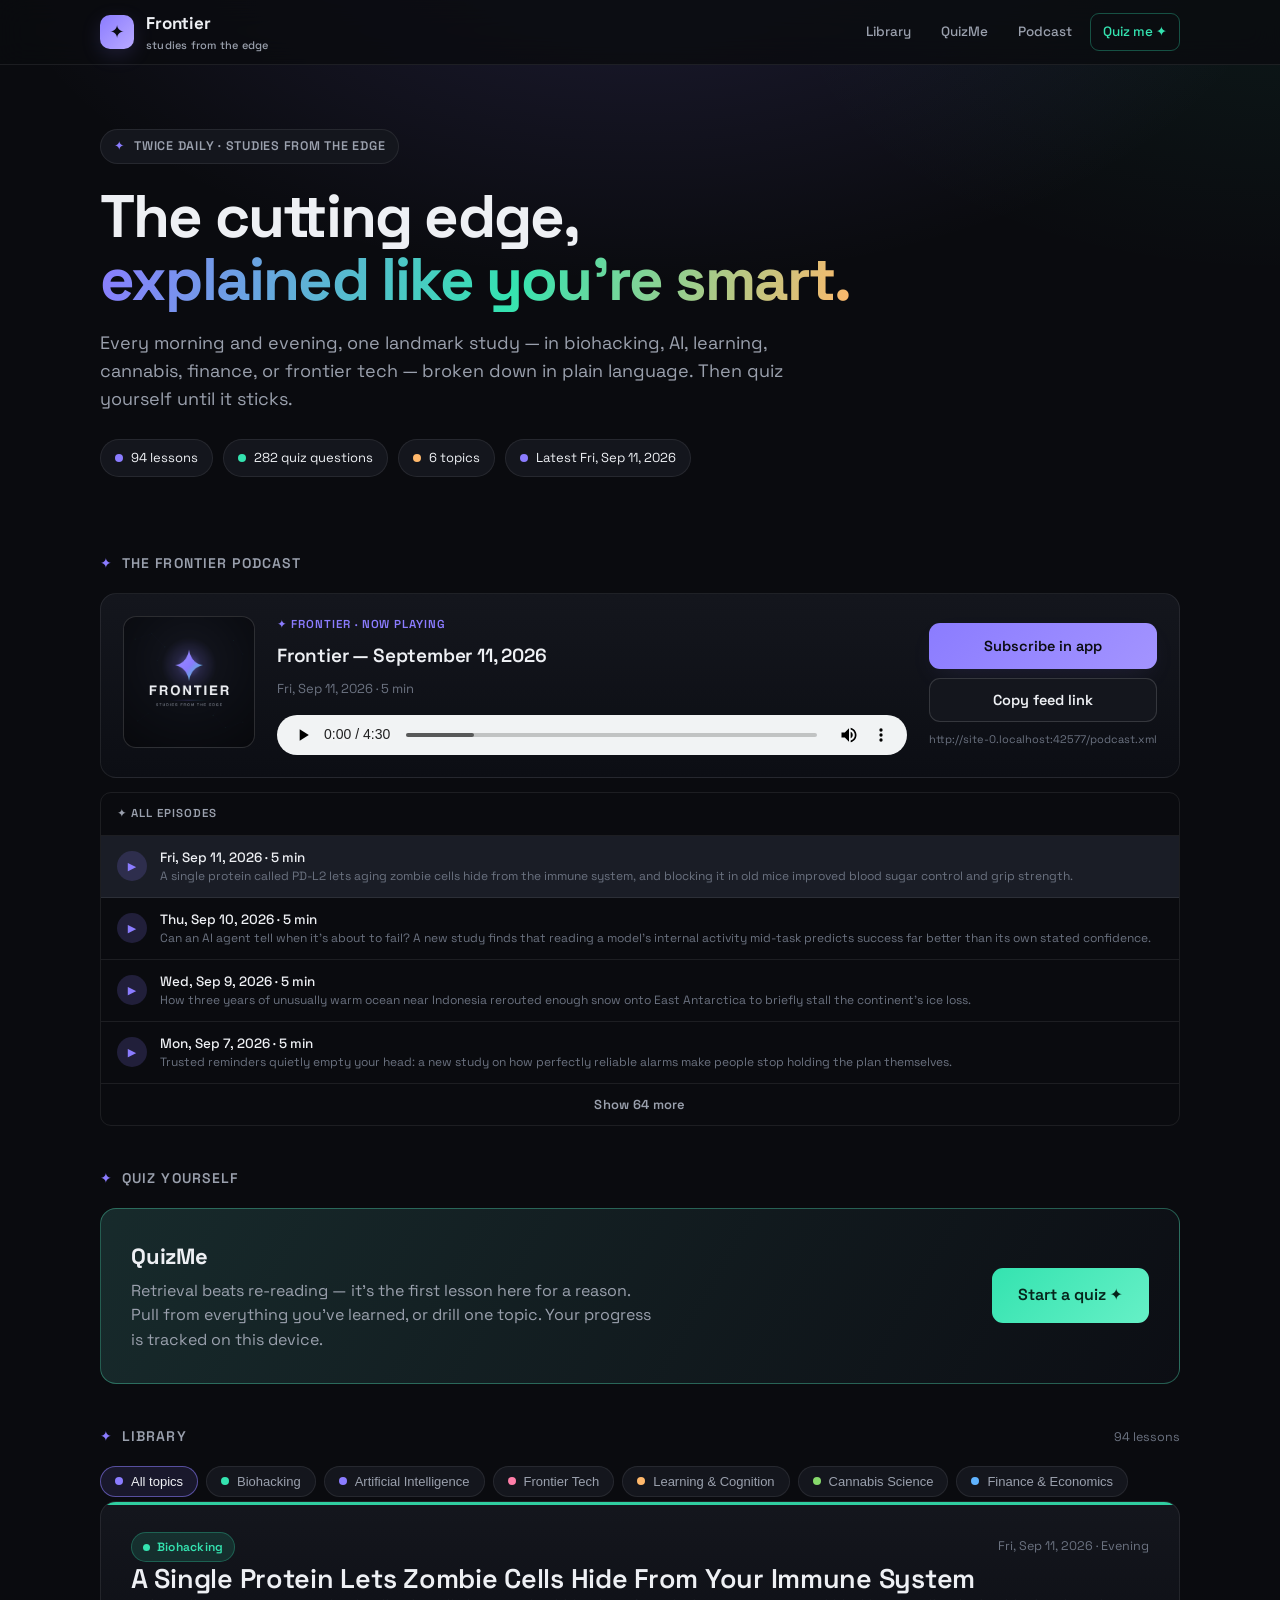
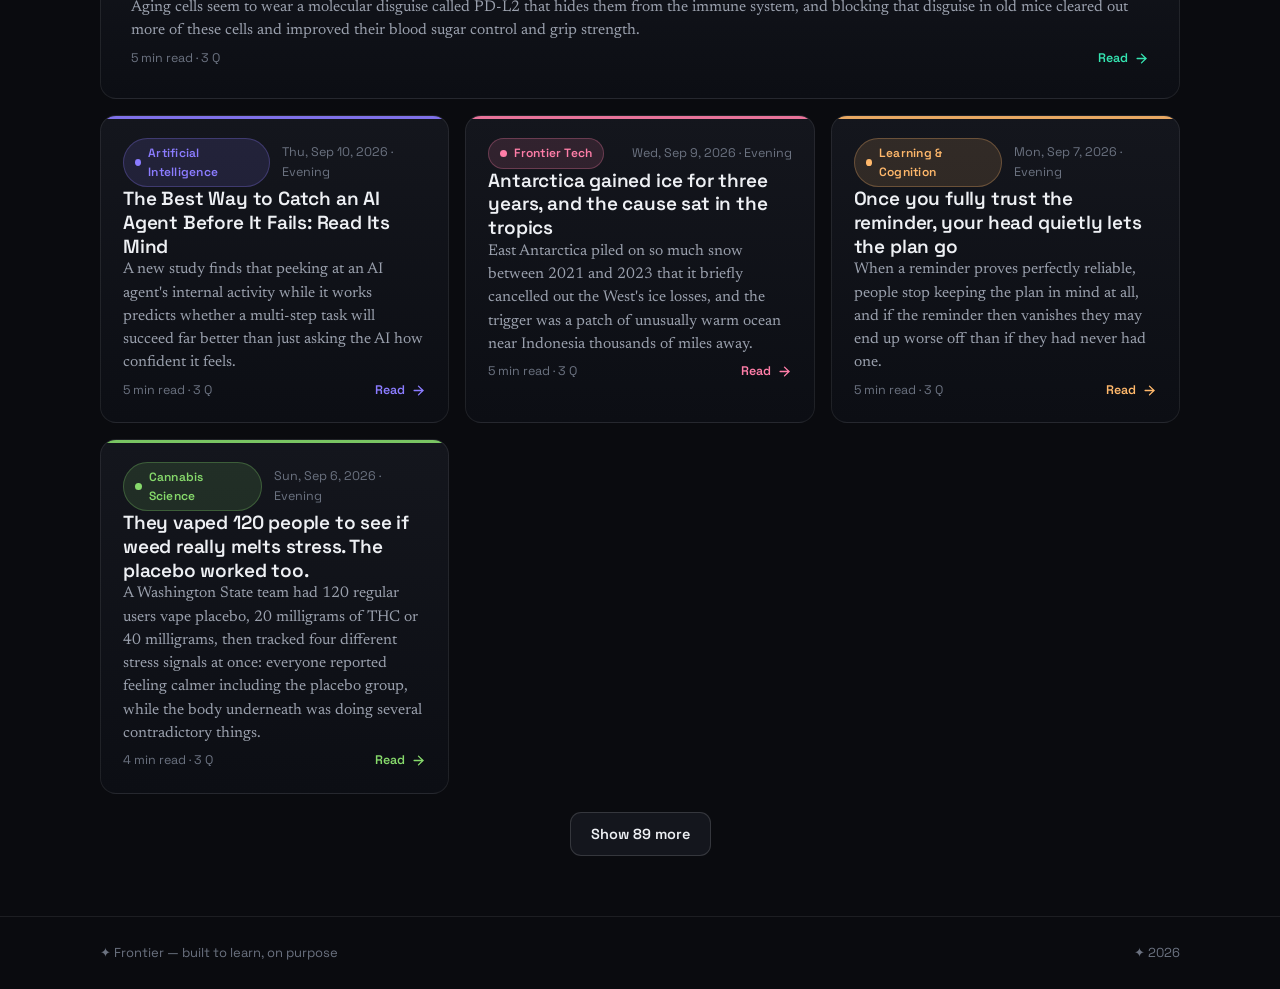
<file: index.html>
<!DOCTYPE html>
<html lang="en">
<head>
  <meta charset="UTF-8" />
  <meta name="viewport" content="width=device-width, initial-scale=1.0" />
  <title>Frontier — studies from the edge</title>
  <meta name="description" content="Twice a day, one landmark study explained in plain language — biohacking, AI, learning, cannabis, finance, and frontier tech. With a QuizMe mode and a daily podcast." />
  <link rel="icon" href="data:image/svg+xml,<svg xmlns='http://www.w3.org/2000/svg' viewBox='0 0 32 32'><rect width='32' height='32' rx='8' fill='%238b7cff'/><text x='16' y='23' font-size='20' text-anchor='middle' fill='%230b0c12' font-family='Arial' font-weight='bold'>✦</text></svg>" />
  <link rel="preconnect" href="https://fonts.googleapis.com" />
  <link rel="preconnect" href="https://fonts.gstatic.com" crossorigin />
  <link rel="stylesheet" href="assets/theme.css?v=2026-07-29" />
</head>
<body>
  <header class="topbar">
    <div class="wrap">
      <a class="brand" href="./">
        <span class="mark">✦</span>
        <span><b>Frontier</b><small>studies from the edge</small></span>
      </a>
      <nav>
        <a href="#library">Library</a>
        <a href="quiz.html">QuizMe</a>
        <a href="#podcast">Podcast</a>
        <a class="cta" href="quiz.html">Quiz me ✦</a>
      </nav>
    </div>
  </header>

  <main class="wrap">
    <section class="hero">
      <span class="eyebrow"><span class="spark">✦</span> Twice daily · studies from the edge</span>
      <h1>The cutting edge,<br /><span class="grad">explained like you're smart.</span></h1>
      <p class="lede">Every morning and evening, one landmark study — in biohacking, AI, learning, cannabis, finance, or frontier tech — broken down in plain language. Then quiz yourself until it sticks.</p>
      <div class="meta-row" id="hero-meta"></div>
    </section>

    <div id="podcast"></div>

    <section>
      <div class="section-head"><h2><span class="spark">✦</span> Quiz yourself</h2></div>
      <div class="quiz-cta">
        <div>
          <h3>QuizMe</h3>
          <p>Retrieval beats re-reading — it's the first lesson here for a reason. Pull from everything you've learned, or drill one topic. Your progress is tracked on this device.</p>
        </div>
        <a class="btn btn-mint btn-lg" href="quiz.html">Start a quiz ✦</a>
      </div>
    </section>

    <div id="library"></div>
  </main>

  <footer class="site-foot">
    <div class="wrap">
      <span>✦ Frontier — built to learn, on purpose</span>
      <span id="foot-stamp"></span>
    </div>
  </footer>

  <script src="assets/app.js"></script>
  <script>
    let ALL = [];
    let activeTopic = 'all';
    const MAX_VISIBLE = 4;

    function card(r, feature) {
      const color = topicColor(r.topic);
      const label = topicLabel(r.topic, r.topicLabel);
      const read = r.readMinutes ? `${r.readMinutes} min read` : 'Lesson';
      return `<a class="card${feature ? ' feature' : ''} reveal" href="lesson.html?id=${encodeURIComponent(r.id)}" style="--src:${esc(color)}">
        <div class="${feature ? 'feat-body' : ''}">
          <div class="card-top">
            <span class="badge"><span class="dot"></span>${esc(label)}</span>
            <span class="date">${fmtDate(r.date)}${r.slot ? ' · ' + slotLabel(r.slot) : ''}</span>
          </div>
          <h3>${esc(r.title)}</h3>
          <p class="tldr">${esc(r.tldr || '')}</p>
          <div class="card-foot">
            <span>${read}${r.quizCount ? ' · ' + r.quizCount + ' Q' : ''}</span>
            <span class="go">Read ${ARROW}</span>
          </div>
        </div>
      </a>`;
    }

    function renderFilters() {
      const present = [...new Set(ALL.map(r => r.topic))];
      const chips = [`<button class="chip${activeTopic === 'all' ? ' active' : ''}" data-t="all" style="--src:var(--accent)"><span class="dot"></span>All topics</button>`]
        .concat(present.map(t => `<button class="chip${activeTopic === t ? ' active' : ''}" data-t="${esc(t)}" style="--src:${esc(topicColor(t))}"><span class="dot"></span>${esc(topicLabel(t))}</button>`));
      return `<div class="filters">${chips.join('')}</div>`;
    }

    function renderLibrary() {
      const el = document.getElementById('library');
      if (!ALL.length) {
        el.innerHTML = `<div class="section-head"><h2><span class="spark">✦</span> Library</h2></div>
          <div class="empty"><p>No lessons filed yet. The first one lands as soon as the twice-daily routine runs.</p></div>`;
        return;
      }
      const sorted = [...ALL].sort((a, b) => (b.date + (b.slot || '')).localeCompare(a.date + (a.slot || '')));
      const [latest, ...rest] = sorted;
      const filtered = activeTopic === 'all' ? rest : rest.filter(r => r.topic === activeTopic);
      const featured = (activeTopic === 'all' || latest.topic === activeTopic) ? latest : null;
      const featuredHtml = featured ? `<div class="grid" style="margin-bottom:16px">${card(featured, true)}</div>` : '';
      const restList = activeTopic === 'all' ? rest : sorted.filter(r => r.topic === activeTopic && r !== featured);

      const extra = restList.length - MAX_VISIBLE;
      el.innerHTML = `<div class="section-head"><h2><span class="spark">✦</span> Library</h2><span class="count">${ALL.length} lesson${ALL.length === 1 ? '' : 's'}</span></div>
        ${renderFilters()}
        ${featuredHtml}
        <div class="grid"${extra > 0 ? ' data-collapsed' : ''}>${restList.map(r => card(r, false)).join('')}</div>
        ${extra > 0 ? `<div class="more-row"><button class="btn more-btn" type="button" data-more="${extra}">Show ${extra} more</button></div>` : ''}`;

      el.querySelectorAll('.chip').forEach(c => c.addEventListener('click', () => {
        activeTopic = c.dataset.t; renderLibrary();
        document.getElementById('library').scrollIntoView({ behavior: 'smooth', block: 'start' });
      }));
      const mb = el.querySelector('.more-btn');
      mb && mb.addEventListener('click', () => {
        const grid = mb.closest('.more-row').previousElementSibling;
        if (grid.hasAttribute('data-collapsed')) {
          grid.removeAttribute('data-collapsed');
          mb.textContent = 'Show less';
        } else {
          grid.setAttribute('data-collapsed', '');
          mb.textContent = `Show ${mb.dataset.more} more`;
          el.scrollIntoView({ behavior: 'smooth', block: 'start' });
        }
      });
    }

    function renderHero() {
      const topics = [...new Set(ALL.map(r => r.topic))];
      const quizQ = ALL.reduce((n, r) => n + (r.quizCount || 0), 0);
      const latest = [...ALL].sort((a, b) => b.date.localeCompare(a.date))[0];
      document.getElementById('hero-meta').innerHTML =
        `<span class="pill"><span class="dot"></span>${ALL.length} lesson${ALL.length === 1 ? '' : 's'}</span>` +
        `<span class="pill"><span class="dot" style="background:var(--accent-2)"></span>${quizQ} quiz question${quizQ === 1 ? '' : 's'}</span>` +
        `<span class="pill"><span class="dot" style="background:var(--accent-3)"></span>${topics.length} topic${topics.length === 1 ? '' : 's'}</span>` +
        (latest ? `<span class="pill"><span class="dot" style="background:var(--accent)"></span>Latest ${fmtDate(latest.date)}</span>` : '');
    }

    fetch('data/manifest.json', { cache: 'no-store' })
      .then(r => { if (!r.ok) throw new Error(r.status); return r.json(); })
      .then(data => { ALL = Array.isArray(data) ? data : (data.lessons || []); renderHero(); renderLibrary(); })
      .catch(() => {
        document.getElementById('library').innerHTML =
          `<div class="empty"><p>Couldn't load the lesson index.<br><span class="mono">data/manifest.json</span> is generated on deploy — view this on GitHub Pages, not the raw files.</p></div>`;
      });

    /* ---- podcast player ---- */
    const mins = (s) => s ? `${Math.max(1, Math.round(s / 60))} min` : 'audio';
    function renderPodcast(eps) {
      const feedUrl = new URL('podcast.xml', location.href).href;
      const subscribe = 'podcast://' + feedUrl.replace(/^https?:\/\//, '');
      const head = `<div class="section-head"><h2><span class="spark">✦</span> The Frontier podcast</h2></div>`;
      const cover = `<div class="cover" style="background-image:url('assets/podcast-cover.png')"></div>`;
      const el = document.getElementById('podcast');
      if (!eps || !eps.length) {
        el.innerHTML = head + `<div class="podcast-card">${cover}
          <div class="pc-body"><div class="pc-kicker">✦ Frontier</div>
          <div class="pc-title">A short audio walk through the day's studies</div>
          <div class="pc-meta">The first episode lands here once the podcast routine runs.</div></div></div>`;
        return;
      }
      const e = eps[0];
      const extra = eps.length - MAX_VISIBLE;
      const list = eps.map((ep, i) => `<button class="ep-item${i === 0 ? ' active' : ''}" data-file="${esc(ep.file)}" data-title="${esc(ep.title)}" data-date="${esc(ep.date)}" data-dur="${ep.durationSec || 0}">
          <span class="ep-play">▶</span>
          <span class="ep-info"><span class="ep-t">${fmtDate(ep.date)} · ${mins(ep.durationSec)}</span><span class="ep-d">${esc(ep.summary || '')}</span></span>
        </button>`).join('');
      el.innerHTML = head + `<div class="podcast-card">${cover}
        <div class="pc-body">
          <div class="pc-kicker">✦ Frontier · Now playing</div>
          <div class="pc-title">${esc(e.title)}</div>
          <div class="pc-meta">${fmtDate(e.date)} · ${mins(e.durationSec)}</div>
          <audio id="pc-audio" controls preload="metadata" src="${esc(e.file)}"></audio>
        </div>
        <div class="pc-side">
          <a class="btn btn-primary" href="${subscribe}">Subscribe in app</a>
          <button class="btn" id="copyFeed" type="button">Copy feed link</button>
          <span class="feed-url">${esc(feedUrl)}</span>
        </div>
      </div>` + (eps.length > 1 ? `<div class="ep-list"${extra > 0 ? ' data-collapsed' : ''}><div class="ep-label">✦ All episodes</div>${list}${extra > 0 ? `<button class="ep-more" type="button" data-more="${extra}">Show ${extra} more</button>` : ''}</div>` : '');

      const audio = document.getElementById('pc-audio');
      el.querySelectorAll('.ep-item').forEach(b => b.addEventListener('click', () => {
        audio.src = b.dataset.file; audio.play().catch(() => {});
        el.querySelectorAll('.ep-item').forEach(x => x.classList.remove('active'));
        b.classList.add('active');
        el.querySelector('.pc-title').textContent = b.dataset.title;
        el.querySelector('.pc-meta').textContent = fmtDate(b.dataset.date) + ' · ' + mins(Number(b.dataset.dur));
      }));
      const em = el.querySelector('.ep-more');
      em && em.addEventListener('click', () => {
        const listEl = em.closest('.ep-list');
        if (listEl.hasAttribute('data-collapsed')) {
          listEl.removeAttribute('data-collapsed');
          em.textContent = 'Show less';
        } else {
          listEl.setAttribute('data-collapsed', '');
          em.textContent = `Show ${em.dataset.more} more`;
          listEl.scrollIntoView({ behavior: 'smooth', block: 'start' });
        }
      });
      const cb = document.getElementById('copyFeed');
      cb && cb.addEventListener('click', async () => {
        try { await navigator.clipboard.writeText(feedUrl); cb.textContent = 'Copied ✓'; }
        catch { cb.textContent = feedUrl; }
        setTimeout(() => { cb.textContent = 'Copy feed link'; }, 1900);
      });
    }
    fetch('data/episodes.json', { cache: 'no-store' })
      .then(r => r.ok ? r.json() : [])
      .then(renderPodcast)
      .catch(() => renderPodcast([]));

    document.getElementById('foot-stamp').textContent = '✦ ' + new Date().getFullYear();
  </script>
</body>
</html>
</file>
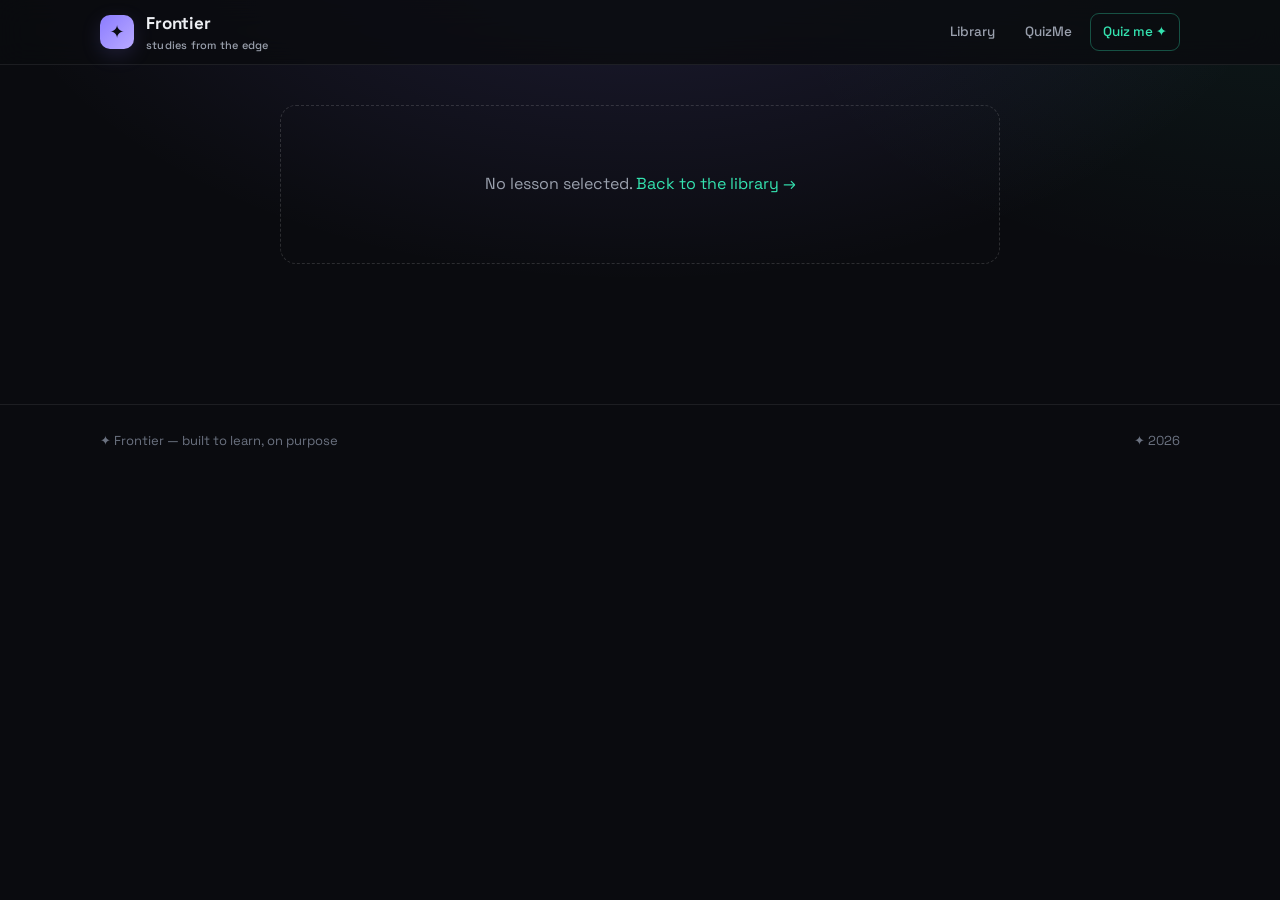
<file: lesson.html>
<!DOCTYPE html>
<html lang="en">
<head>
  <meta charset="UTF-8" />
  <meta name="viewport" content="width=device-width, initial-scale=1.0" />
  <title>Frontier — lesson</title>
  <link rel="icon" href="data:image/svg+xml,<svg xmlns='http://www.w3.org/2000/svg' viewBox='0 0 32 32'><rect width='32' height='32' rx='8' fill='%238b7cff'/><text x='16' y='23' font-size='20' text-anchor='middle' fill='%230b0c12' font-family='Arial' font-weight='bold'>✦</text></svg>" />
  <link rel="preconnect" href="https://fonts.googleapis.com" />
  <link rel="preconnect" href="https://fonts.gstatic.com" crossorigin />
  <link rel="stylesheet" href="assets/theme.css" />
</head>
<body>
  <header class="topbar">
    <div class="wrap">
      <a class="brand" href="./">
        <span class="mark">✦</span>
        <span><b>Frontier</b><small>studies from the edge</small></span>
      </a>
      <nav>
        <a href="./#library">Library</a>
        <a href="quiz.html">QuizMe</a>
        <a class="cta" href="quiz.html">Quiz me ✦</a>
      </nav>
    </div>
  </header>

  <main class="wrap">
    <article class="lesson" id="lesson">
      <div class="empty">Loading lesson…</div>
    </article>
  </main>

  <footer class="site-foot">
    <div class="wrap">
      <span>✦ Frontier — built to learn, on purpose</span>
      <span id="foot-stamp"></span>
    </div>
  </footer>

  <script src="assets/app.js"></script>
  <script>
    const id = new URLSearchParams(location.search).get('id');
    const root = document.getElementById('lesson');
    document.getElementById('foot-stamp').textContent = '✦ ' + new Date().getFullYear();

    function renderQuiz(lesson) {
      if (!lesson.quiz || !lesson.quiz.length) return '';
      const items = lesson.quiz.map((q, i) => {
        const qid = `${lesson.id}#${i}`;
        const choices = q.choices.map((c, ci) => `<button class="choice" data-i="${ci}" data-correct="${ci === q.answer}">
            <span class="key">${String.fromCharCode(65 + ci)}</span><span>${esc(c)}</span></button>`).join('');
        return `<div class="quizbox" data-qid="${esc(qid)}" data-answer="${q.answer}">
          <p class="quiz-q"><span class="qnum">Question ${i + 1} of ${lesson.quiz.length}</span>${esc(q.q)}</p>
          <div class="choices">${choices}</div>
          <div class="explain"><b>Why:</b> ${esc(q.why || '')}</div>
        </div>`;
      }).join('');
      return `<div class="section-head" style="margin-top:48px"><h2><span class="spark">✦</span> Quiz yourself on this one</h2></div>${items}`;
    }

    function wireQuiz() {
      root.querySelectorAll('.quizbox').forEach(box => {
        const qid = box.dataset.qid;
        const explain = box.querySelector('.explain');
        box.querySelectorAll('.choice').forEach(btn => btn.addEventListener('click', () => {
          if (box.dataset.done) return;
          box.dataset.done = '1';
          const correct = btn.dataset.correct === 'true';
          const ansIdx = Number(box.dataset.answer);
          box.querySelectorAll('.choice').forEach((b, bi) => {
            b.disabled = true;
            if (bi === ansIdx) b.classList.add('correct');
            else if (b === btn) b.classList.add('wrong');
          });
          explain.classList.add('show');
          recordAnswer(qid, correct);
        }));
      });
    }

    function render(lesson, neighbors) {
      const color = topicColor(lesson.topic);
      root.style.setProperty('--src', color);
      const label = topicLabel(lesson.topic, lesson.topicLabel);
      const s = lesson.study || {};
      const sections = (lesson.sections || []).map(sec =>
        `<section><h2>${esc(sec.h)}</h2><p>${esc(sec.body)}</p></section>`).join('');
      const terms = (lesson.terms || []).length
        ? `<div class="aside"><h3>✦ Key terms</h3>${lesson.terms.map(t => `<div class="term"><b>${esc(t.term)}</b> — <span>${esc(t.def)}</span></div>`).join('')}</div>` : '';
      const takeaways = (lesson.takeaways || []).length
        ? `<div class="aside"><h3>✦ Takeaways</h3><ul class="takeaways">${lesson.takeaways.map(t => `<li>${esc(t)}</li>`).join('')}</ul></div>` : '';
      const cite = s.citation
        ? `<span class="cite">Based on ${esc(s.citation)}${s.link ? ` · <a href="${esc(s.link)}" target="_blank" rel="noopener">read the source</a>` : ''}</span>` : '';

      const navBtns = `<div class="quiz-foot" style="margin-top:40px">
        ${neighbors.prev ? `<a class="btn" href="lesson.html?id=${encodeURIComponent(neighbors.prev.id)}">← ${esc(neighbors.prev.title.slice(0, 30))}${neighbors.prev.title.length > 30 ? '…' : ''}</a>` : '<span></span>'}
        ${neighbors.next ? `<a class="btn" href="lesson.html?id=${encodeURIComponent(neighbors.next.id)}">${esc(neighbors.next.title.slice(0, 30))}${neighbors.next.title.length > 30 ? '…' : ''} →</a>` : '<span></span>'}
      </div>`;

      document.title = `Frontier — ${lesson.title}`;
      root.innerHTML = `
        <a class="lesson-back" href="./#library">← Back to library</a>
        <div class="lesson-head" style="--src:${esc(color)}">
          <span class="badge"><span class="dot"></span>${esc(label)}</span>
          <span>${fmtDate(lesson.date)}${lesson.slot ? ' · ' + slotLabel(lesson.slot) : ''}</span>
          ${lesson.readMinutes ? `<span>· ${lesson.readMinutes} min read</span>` : ''}
        </div>
        <h1>${esc(lesson.title)}</h1>
        ${lesson.tldr ? `<p class="tldr-lead">${esc(lesson.tldr)}</p>` : ''}
        ${cite}
        ${sections}
        ${terms}
        ${takeaways}
        ${renderQuiz(lesson)}
        <div class="quiz-cta" style="margin-top:34px">
          <div><h3>Want more reps?</h3><p>QuizMe pulls questions from every lesson you've read — the fastest way to make all of this stick.</p></div>
          <a class="btn btn-mint btn-lg" href="quiz.html">Quiz me on everything ✦</a>
        </div>
        ${navBtns}`;
      wireQuiz();
    }

    if (!id) {
      root.innerHTML = `<div class="empty"><p>No lesson selected. <a href="./" style="color:var(--accent-2)">Back to the library →</a></p></div>`;
    } else {
      Promise.all([
        fetch(`lessons/${encodeURIComponent(id)}.json`, { cache: 'no-store' }).then(r => { if (!r.ok) throw new Error(r.status); return r.json(); }),
        fetch('data/manifest.json', { cache: 'no-store' }).then(r => r.ok ? r.json() : []).catch(() => []),
      ]).then(([lesson, manifest]) => {
        const list = (Array.isArray(manifest) ? manifest : (manifest.lessons || []))
          .sort((a, b) => (b.date + (b.slot || '')).localeCompare(a.date + (a.slot || '')));
        const idx = list.findIndex(r => r.id === id);
        const neighbors = { prev: idx > 0 ? list[idx - 1] : null, next: idx >= 0 && idx < list.length - 1 ? list[idx + 1] : null };
        render(lesson, neighbors);
      }).catch(() => {
        root.innerHTML = `<div class="empty"><p>Couldn't load that lesson.<br>Lessons render on GitHub Pages — view there, not from the raw files.<br><a href="./" style="color:var(--accent-2)">Back to the library →</a></p></div>`;
      });
    }
  </script>
</body>
</html>
</file>
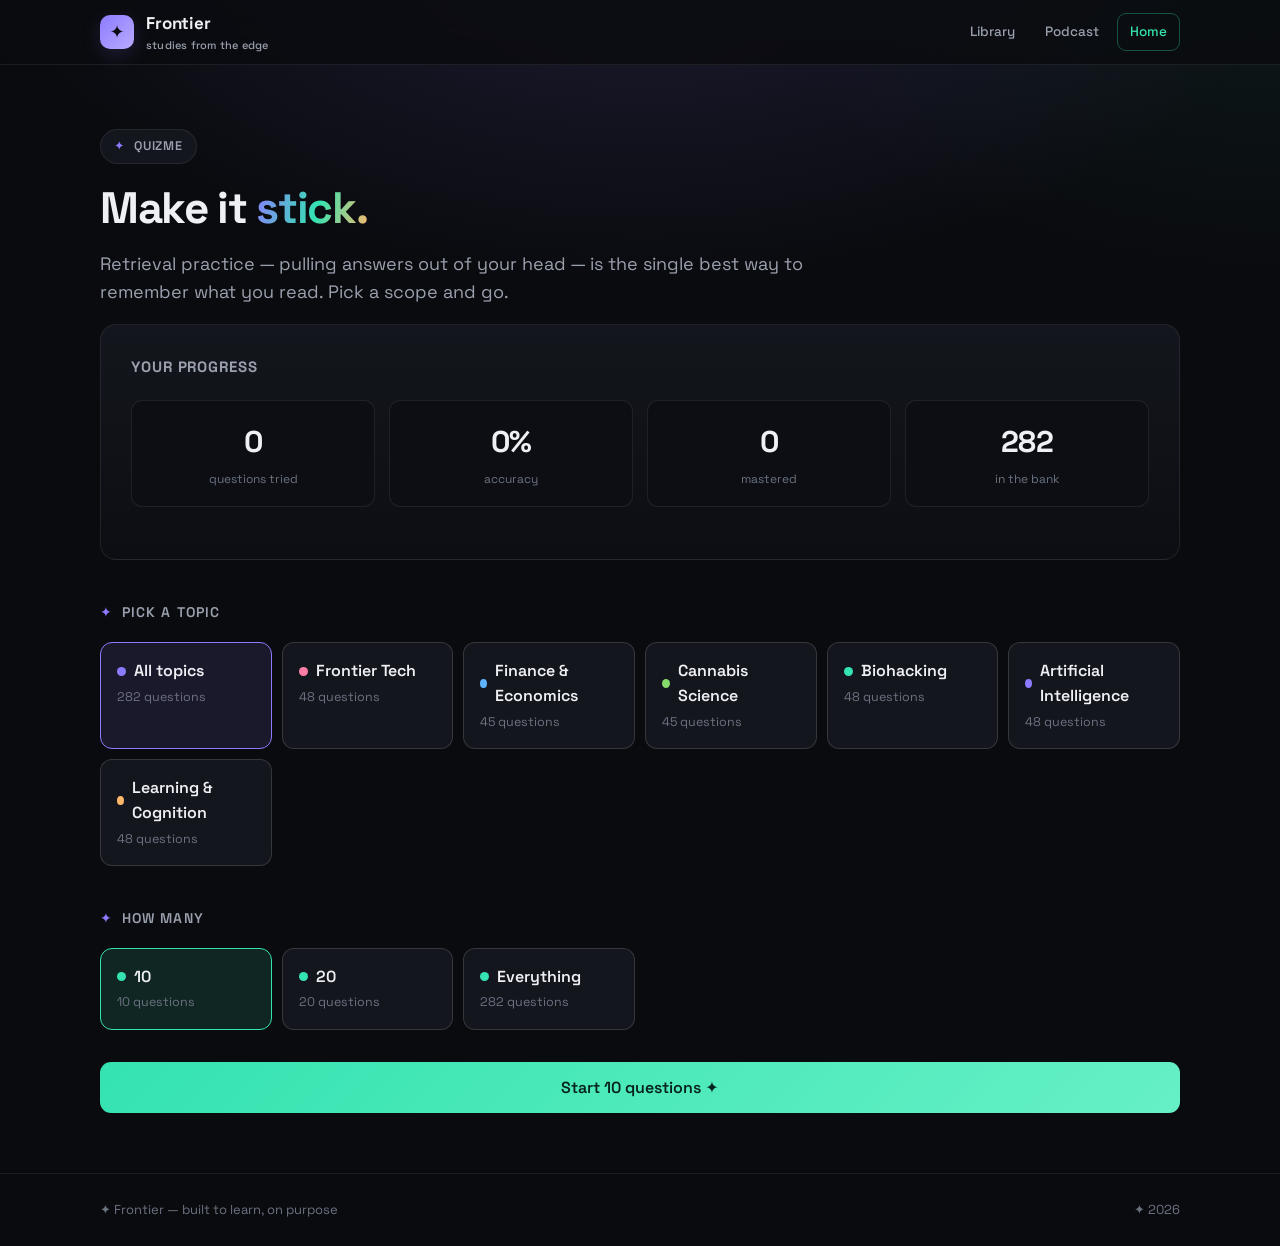
<file: quiz.html>
<!DOCTYPE html>
<html lang="en">
<head>
  <meta charset="UTF-8" />
  <meta name="viewport" content="width=device-width, initial-scale=1.0" />
  <title>Frontier — QuizMe</title>
  <link rel="icon" href="data:image/svg+xml,<svg xmlns='http://www.w3.org/2000/svg' viewBox='0 0 32 32'><rect width='32' height='32' rx='8' fill='%2334e3b0'/><text x='16' y='23' font-size='20' text-anchor='middle' fill='%2306241b' font-family='Arial' font-weight='bold'>✦</text></svg>" />
  <link rel="preconnect" href="https://fonts.googleapis.com" />
  <link rel="preconnect" href="https://fonts.gstatic.com" crossorigin />
  <link rel="stylesheet" href="assets/theme.css" />
</head>
<body>
  <header class="topbar">
    <div class="wrap">
      <a class="brand" href="./">
        <span class="mark">✦</span>
        <span><b>Frontier</b><small>studies from the edge</small></span>
      </a>
      <nav>
        <a href="./#library">Library</a>
        <a href="./#podcast">Podcast</a>
        <a class="cta" href="./">Home</a>
      </nav>
    </div>
  </header>

  <main class="wrap">
    <section class="hero" style="padding-bottom:18px">
      <span class="eyebrow"><span class="spark">✦</span> QuizMe</span>
      <h1 style="font-size:clamp(28px,4.6vw,44px)">Make it <span class="grad">stick.</span></h1>
      <p class="lede">Retrieval practice — pulling answers out of your head — is the single best way to remember what you read. Pick a scope and go.</p>
    </section>
    <div id="app"><div class="empty">Loading question bank…</div></div>
  </main>

  <footer class="site-foot">
    <div class="wrap">
      <span>✦ Frontier — built to learn, on purpose</span>
      <span id="foot-stamp"></span>
    </div>
  </footer>

  <script src="assets/app.js"></script>
  <script>
    document.getElementById('foot-stamp').textContent = '✦ ' + new Date().getFullYear();
    const app = document.getElementById('app');
    let BANK = [];
    let scope = 'all';
    let length = 10;
    let session = null;

    const shuffle = (a) => { for (let i = a.length - 1; i > 0; i--) { const j = Math.floor(Math.random() * (i + 1)); [a[i], a[j]] = [a[j], a[i]]; } return a; };

    /* priority: never-seen first, then last-wrong, then least-seen; light shuffle within tiers */
    function prioritize(items) {
      const mem = loadMem();
      const tier = (q) => { const e = mem[q.qid]; if (!e || !e.seen) return 0; if (e.lastResult === 0) return 1; return 2; };
      const buckets = [[], [], []];
      items.forEach(q => buckets[tier(q)].push(q));
      return buckets.flatMap(b => shuffle(b));
    }

    function statsFor(items) {
      const mem = loadMem();
      let seen = 0, correct = 0, attempts = 0, mastered = 0;
      items.forEach(q => { const e = mem[q.qid]; if (e && e.seen) { seen++; attempts += e.seen; correct += e.correct; if (e.correct >= 2 && e.lastResult === 1) mastered++; } });
      const acc = attempts ? Math.round((correct / attempts) * 100) : 0;
      return { seen, total: items.length, acc, mastered };
    }

    /* ---------- start screen ---------- */
    function renderStart() {
      const present = [...new Set(BANK.map(q => q.topic))];
      const all = statsFor(BANK);
      const scopeItems = BANK.filter(q => scope === 'all' || q.topic === scope);
      const avail = scopeItems.length;
      const maxLen = Math.min(length === 'all' ? avail : length, avail);

      const scopes = [`<div class="scope${scope === 'all' ? ' active' : ''}" data-s="all" style="--src:var(--accent)">
          <div class="st"><span class="dot"></span>All topics</div><div class="sc">${BANK.length} questions</div></div>`]
        .concat(present.map(t => { const n = BANK.filter(q => q.topic === t).length;
          return `<div class="scope${scope === t ? ' active' : ''}" data-s="${esc(t)}" style="--src:${esc(topicColor(t))}">
            <div class="st"><span class="dot"></span>${esc(topicLabel(t))}</div><div class="sc">${n} question${n === 1 ? '' : 's'}</div></div>`; }));

      const lenOpts = [10, 20, 'all'].map(n => {
        const lbl = n === 'all' ? 'Everything' : n;
        const dis = (n !== 'all' && avail < n) ? '' : '';
        return `<div class="scope${length === n ? ' active' : ''}" data-len="${n}" style="--src:var(--accent-2)"><div class="st"><span class="dot"></span>${lbl}</div><div class="sc">${n === 'all' ? avail + ' questions' : (avail < n ? avail + ' available' : n + ' questions')}</div></div>`;
      });

      app.innerHTML = `
        <div class="panel">
          <h2 style="margin:0 0 4px;font-size:15px;letter-spacing:.06em;text-transform:uppercase;color:var(--muted)">Your progress</h2>
          <div class="stat-row">
            <div class="stat"><div class="n">${all.seen}</div><div class="l">questions tried</div></div>
            <div class="stat"><div class="n">${all.acc}%</div><div class="l">accuracy</div></div>
            <div class="stat"><div class="n">${all.mastered}</div><div class="l">mastered</div></div>
            <div class="stat"><div class="n">${BANK.length}</div><div class="l">in the bank</div></div>
          </div>
        </div>

        <div class="section-head"><h2><span class="spark">✦</span> Pick a topic</h2></div>
        <div class="scope-grid" id="scopes">${scopes.join('')}</div>

        <div class="section-head"><h2><span class="spark">✦</span> How many</h2></div>
        <div class="scope-grid" id="lens">${lenOpts.join('')}</div>

        <button class="btn btn-mint btn-lg" id="start" ${avail ? '' : 'disabled'} style="width:100%;margin-top:8px">Start ${maxLen} question${maxLen === 1 ? '' : 's'} ✦</button>`;

      document.querySelectorAll('#scopes .scope').forEach(s => s.addEventListener('click', () => { scope = s.dataset.s; renderStart(); }));
      document.querySelectorAll('#lens .scope').forEach(s => s.addEventListener('click', () => { const v = s.dataset.len; length = v === 'all' ? 'all' : Number(v); renderStart(); }));
      document.getElementById('start').addEventListener('click', startSession);
    }

    /* ---------- session ---------- */
    function startSession() {
      const items = BANK.filter(q => scope === 'all' || q.topic === scope);
      const n = length === 'all' ? items.length : Math.min(length, items.length);
      const order = prioritize(items).slice(0, n);
      session = { order, pos: 0, score: 0, results: [] };
      renderQuestion();
    }

    function renderQuestion() {
      const q = session.order[session.pos];
      const color = topicColor(q.topic);
      const pct = Math.round((session.pos / session.order.length) * 100);
      const choices = q.choices.map((c, ci) => `<button class="choice" data-i="${ci}"><span class="key">${String.fromCharCode(65 + ci)}</span><span>${esc(c)}</span></button>`).join('');
      app.innerHTML = `
        <div class="progress" style="margin-bottom:18px"><div style="width:${pct}%"></div></div>
        <div class="quizbox" style="--src:${esc(color)};border-color:color-mix(in srgb, ${esc(color)} 30%, var(--line))">
          <p class="quiz-q"><span class="qnum" style="color:${esc(color)}">${esc(topicLabel(q.topic))} · ${session.pos + 1} / ${session.order.length} · Score ${session.score}</span>${esc(q.q)}</p>
          <div class="choices">${choices}</div>
          <div class="explain"><b>Why:</b> ${esc(q.why || '')}<a class="src" href="lesson.html?id=${encodeURIComponent(q.lessonId)}">From: ${esc(q.lessonTitle)} →</a></div>
          <div class="quiz-foot"><span></span><button class="btn btn-primary" id="next" style="display:none">Next →</button></div>
        </div>`;

      const box = app.querySelector('.quizbox');
      const explain = box.querySelector('.explain');
      const next = box.querySelector('#next');
      box.querySelectorAll('.choice').forEach((btn, bi) => btn.addEventListener('click', () => {
        if (box.dataset.done) return;
        box.dataset.done = '1';
        const correct = bi === q.answer;
        box.querySelectorAll('.choice').forEach((b, ci) => { b.disabled = true; if (ci === q.answer) b.classList.add('correct'); else if (ci === bi) b.classList.add('wrong'); });
        explain.classList.add('show');
        next.style.display = '';
        if (correct) session.score++;
        session.results.push({ q, correct });
        recordAnswer(q.qid, correct);
      }));
      next.addEventListener('click', () => { session.pos++; if (session.pos >= session.order.length) renderResults(); else renderQuestion(); });
    }

    /* ---------- results ---------- */
    function renderResults() {
      const total = session.order.length, score = session.score;
      const pct = Math.round((score / total) * 100);
      const ringColor = pct >= 80 ? 'var(--good)' : pct >= 50 ? 'var(--accent-3)' : 'var(--bad)';
      const verdict = pct >= 80 ? 'Locked in. ✦' : pct >= 50 ? 'Getting there.' : 'Worth another pass.';
      const missed = session.results.filter(r => !r.correct);

      const byTopic = {};
      session.results.forEach(r => { const t = r.q.topic; (byTopic[t] ??= { c: 0, n: 0 }); byTopic[t].n++; if (r.correct) byTopic[t].c++; });
      const topicRows = Object.entries(byTopic).map(([t, v]) => `<div class="stat" style="--src:${esc(topicColor(t))}"><div class="n" style="font-size:22px">${v.c}/${v.n}</div><div class="l">${esc(topicLabel(t))}</div></div>`).join('');

      const reviewList = missed.length
        ? `<div class="section-head"><h2><span class="spark">✦</span> Worth reviewing</h2></div>
           <div class="grid">${[...new Map(missed.map(r => [r.q.lessonId, r.q])).values()].map(q => `<a class="card" href="lesson.html?id=${encodeURIComponent(q.lessonId)}" style="--src:${esc(topicColor(q.topic))}">
              <div class="card-top"><span class="badge"><span class="dot"></span>${esc(topicLabel(q.topic))}</span></div>
              <h3 style="font-size:17px">${esc(q.lessonTitle)}</h3>
              <div class="card-foot"><span>Re-read this lesson</span><span class="go">Open ${ARROW}</span></div></a>`).join('')}</div>`
        : `<div class="panel" style="text-align:center;margin-top:8px"><p style="margin:0;color:var(--good);font-size:17px">Clean sweep — nothing to review. ✦</p></div>`;

      app.innerHTML = `
        <div class="panel" style="text-align:center">
          <div class="ring" style="background:conic-gradient(${ringColor} ${pct}%, var(--surface-2) 0); color:var(--ink)">
            <div style="width:118px;height:118px;border-radius:50%;background:var(--bg-2);display:grid;place-items:center">${score}/${total}</div>
          </div>
          <h2 style="margin:18px 0 2px">${verdict}</h2>
          <p style="color:var(--muted);margin:0">You scored ${pct}% on this round.</p>
          <div class="stat-row">${topicRows}</div>
          <div style="display:flex;gap:10px;justify-content:center;flex-wrap:wrap;margin-top:6px">
            <button class="btn btn-mint" id="again">Another round ✦</button>
            <a class="btn" href="./#library">Back to library</a>
          </div>
        </div>
        ${reviewList}`;
      document.getElementById('again').addEventListener('click', renderStart);
      window.scrollTo({ top: 0, behavior: 'smooth' });
    }

    fetch('data/quizbank.json', { cache: 'no-store' })
      .then(r => { if (!r.ok) throw new Error(r.status); return r.json(); })
      .then(data => { BANK = Array.isArray(data) ? data : []; if (!BANK.length) { app.innerHTML = `<div class="empty"><p>No questions yet — read a lesson or two first.<br><a href="./" style="color:var(--accent-2)">Back to the library →</a></p></div>`; } else renderStart(); })
      .catch(() => { app.innerHTML = `<div class="empty"><p>Couldn't load the question bank.<br><span class="mono">data/quizbank.json</span> is generated on deploy — view this on GitHub Pages.</p></div>`; });
  </script>
</body>
</html>
</file>
<file: assets/theme.css>
/* ============================================================================
   Frontier — studies from the edge
   One dark, editorial-science theme shared by the hub, lesson, and quiz pages.
   Edit the tokens at the top to restyle everything.
   ========================================================================== */

@import url('https://fonts.googleapis.com/css2?family=Space+Grotesk:wght@400;500;600;700&family=Newsreader:ital,opsz,wght@0,6..72,400;0,6..72,500;1,6..72,400&display=swap');

:root {
  /* canvas */
  --bg:        #0a0b0f;
  --bg-2:      #0c0e14;
  --surface:   #14161d;
  --surface-2: #1a1d26;
  --line:      rgba(255, 255, 255, 0.08);
  --line-2:    rgba(255, 255, 255, 0.14);

  /* ink */
  --ink:    #eef0f4;
  --muted:  #9aa0ad;
  --faint:  #6b7280;

  /* brand */
  --accent:    #8b7cff;   /* electric violet  */
  --accent-2:  #34e3b0;   /* mint             */
  --accent-3:  #ffb86b;   /* warm amber       */
  --glow:      rgba(139, 124, 255, 0.16);

  /* state */
  --good:   #34e3b0;
  --bad:    #ff6b81;

  /* type */
  --ui:    'Space Grotesk', ui-sans-serif, system-ui, -apple-system, 'Segoe UI', Roboto, sans-serif;
  --serif: 'Newsreader', Georgia, 'Times New Roman', serif;

  /* metrics */
  --wrap: 1080px;
  --radius: 16px;
  --radius-sm: 11px;
}

* { box-sizing: border-box; }

html { scroll-behavior: smooth; }

body {
  margin: 0;
  font-family: var(--ui);
  color: var(--ink);
  background:
    radial-gradient(1100px 620px at 50% -10%, var(--glow), transparent 60%),
    radial-gradient(900px 500px at 100% 0%, rgba(52, 227, 176, 0.06), transparent 55%),
    var(--bg);
  background-attachment: fixed;
  line-height: 1.55;
  -webkit-font-smoothing: antialiased;
  text-rendering: optimizeLegibility;
}

.wrap { width: min(var(--wrap), 92vw); margin-inline: auto; }
.mono { font-variant-numeric: tabular-nums; font-feature-settings: 'tnum'; }

a { color: inherit; text-decoration: none; }

/* ---- top bar ------------------------------------------------------------- */
.topbar {
  position: sticky; top: 0; z-index: 50;
  background: color-mix(in srgb, var(--bg) 82%, transparent);
  backdrop-filter: blur(14px);
  border-bottom: 1px solid var(--line);
}
.topbar .wrap { display: flex; align-items: center; justify-content: space-between; height: 64px; }
.brand { display: flex; align-items: center; gap: 12px; font-weight: 700; letter-spacing: -0.01em; }
.brand .mark {
  display: grid; place-items: center; width: 34px; height: 34px; border-radius: 10px;
  background: linear-gradient(135deg, var(--accent), #b9aaff);
  color: #0b0c12; font-size: 18px; box-shadow: 0 6px 20px var(--glow);
}
.brand b { font-size: 17px; }
.brand small { display: block; font-weight: 500; font-size: 11px; color: var(--muted); letter-spacing: 0.02em; }
nav { display: flex; align-items: center; gap: 6px; }
nav a {
  font-size: 13.5px; font-weight: 500; color: var(--muted);
  padding: 8px 12px; border-radius: 9px; transition: 0.18s;
}
nav a:hover { color: var(--ink); background: var(--surface); }
nav a.cta { color: var(--accent-2); border: 1px solid color-mix(in srgb, var(--accent-2) 32%, transparent); }
nav a.cta:hover { background: color-mix(in srgb, var(--accent-2) 12%, transparent); color: var(--accent-2); }

/* ---- hero ---------------------------------------------------------------- */
.hero { padding: 64px 0 34px; }
.eyebrow {
  display: inline-flex; align-items: center; gap: 9px; font-size: 12.5px; font-weight: 600;
  letter-spacing: 0.06em; text-transform: uppercase; color: var(--muted);
  padding: 7px 13px; border: 1px solid var(--line); border-radius: 100px; background: var(--surface);
}
.eyebrow .spark { color: var(--accent); }
.hero h1 {
  font-size: clamp(34px, 6vw, 60px); line-height: 1.04; letter-spacing: -0.03em;
  margin: 22px 0 0; font-weight: 700;
}
.grad {
  background: linear-gradient(105deg, var(--accent) 0%, var(--accent-2) 55%, var(--accent-3) 100%);
  -webkit-background-clip: text; background-clip: text; -webkit-text-fill-color: transparent;
}
.lede { max-width: 60ch; font-size: 18px; color: var(--muted); margin: 18px 0 0; }
.meta-row { display: flex; flex-wrap: wrap; gap: 10px; margin-top: 26px; }
.pill {
  display: inline-flex; align-items: center; gap: 8px; font-size: 13px; color: var(--ink);
  padding: 8px 14px; border: 1px solid var(--line); border-radius: 100px; background: var(--surface);
}
.pill .dot { width: 8px; height: 8px; border-radius: 50%; background: var(--accent); }

/* ---- section heads ------------------------------------------------------- */
.section-head { display: flex; align-items: baseline; justify-content: space-between; gap: 14px; margin: 42px 0 18px; }
.section-head h2 { font-size: 14px; font-weight: 600; letter-spacing: 0.08em; text-transform: uppercase; color: var(--muted); margin: 0; display: flex; align-items: center; gap: 9px; }
.section-head h2 .spark { color: var(--accent); }
.section-head .count { font-size: 12.5px; color: var(--faint); }

/* ---- topic filter -------------------------------------------------------- */
.filters { display: flex; flex-wrap: wrap; gap: 8px; margin: 8px 0 4px; }
.chip {
  font-size: 13px; font-weight: 500; color: var(--muted); cursor: pointer;
  padding: 7px 14px; border: 1px solid var(--line); border-radius: 100px; background: var(--surface);
  transition: 0.16s; display: inline-flex; align-items: center; gap: 8px;
}
.chip .dot { width: 8px; height: 8px; border-radius: 50%; background: var(--src, var(--accent)); }
.chip:hover { border-color: var(--line-2); color: var(--ink); }
.chip.active { color: var(--ink); border-color: color-mix(in srgb, var(--src, var(--accent)) 55%, transparent); background: color-mix(in srgb, var(--src, var(--accent)) 12%, transparent); }

/* ---- lesson cards -------------------------------------------------------- */
.grid { display: grid; grid-template-columns: repeat(auto-fill, minmax(290px, 1fr)); gap: 16px; }
.card {
  position: relative; display: flex; flex-direction: column; gap: 12px;
  padding: 22px; border: 1px solid var(--line); border-radius: var(--radius);
  background: linear-gradient(180deg, var(--surface), var(--bg-2));
  transition: transform 0.18s ease, border-color 0.18s ease, box-shadow 0.18s ease;
  overflow: hidden;
}
.card::before {
  content: ''; position: absolute; inset: 0 0 auto 0; height: 3px;
  background: var(--src, var(--accent)); opacity: 0.9;
}
.card:hover { transform: translateY(-3px); border-color: color-mix(in srgb, var(--src, var(--accent)) 45%, var(--line)); box-shadow: 0 18px 40px -22px var(--src, var(--accent)); }
.card.feature { grid-column: 1 / -1; flex-direction: row; gap: 28px; align-items: center; padding: 30px; }
.card.feature .feat-body { flex: 1; }
.card.feature h3 { font-size: 27px; }
.card-top { display: flex; align-items: center; justify-content: space-between; gap: 12px; }
.badge {
  display: inline-flex; align-items: center; gap: 7px; font-size: 12px; font-weight: 600;
  letter-spacing: 0.02em; color: var(--src, var(--accent));
  padding: 5px 11px; border-radius: 100px; background: color-mix(in srgb, var(--src, var(--accent)) 13%, transparent);
  border: 1px solid color-mix(in srgb, var(--src, var(--accent)) 28%, transparent);
}
.badge .dot { width: 7px; height: 7px; border-radius: 50%; background: var(--src, var(--accent)); }
.card .date { font-size: 12.5px; color: var(--faint); }
.card h3 { font-size: 19px; line-height: 1.25; letter-spacing: -0.01em; margin: 0; font-weight: 600; }
.card .tldr { font-family: var(--serif); font-size: 15.5px; color: var(--muted); margin: 0; line-height: 1.5; }
.card-foot { display: flex; align-items: center; justify-content: space-between; margin-top: auto; padding-top: 6px; font-size: 12.5px; color: var(--faint); }
.card .go { display: inline-flex; align-items: center; gap: 6px; color: var(--src, var(--accent)); font-weight: 600; }
.card svg { transition: transform 0.18s; }
.card:hover svg { transform: translateX(3px); }

/* ---- buttons ------------------------------------------------------------- */
.btn { display: inline-flex; align-items: center; justify-content: center; gap: 8px; font-family: var(--ui); font-size: 14.5px; font-weight: 600; cursor: pointer; padding: 12px 20px; border-radius: 11px; border: 1px solid var(--line-2); background: var(--surface); color: var(--ink); transition: 0.16s; }
.btn:hover { border-color: var(--line-2); background: var(--surface-2); }
.btn-primary { background: linear-gradient(135deg, var(--accent), #a394ff); border: none; color: #0b0c12; box-shadow: 0 10px 28px -10px var(--glow); }
.btn-primary:hover { filter: brightness(1.06); }
.btn-mint { background: linear-gradient(135deg, var(--accent-2), #66f0c6); border: none; color: #06241b; }
.btn-lg { padding: 15px 26px; font-size: 16px; }
.btn:disabled { opacity: 0.45; cursor: not-allowed; }

/* ---- big QuizMe CTA ------------------------------------------------------ */
.quiz-cta {
  display: flex; align-items: center; justify-content: space-between; gap: 24px; flex-wrap: wrap;
  margin-top: 14px; padding: 30px; border-radius: var(--radius);
  border: 1px solid color-mix(in srgb, var(--accent-2) 30%, var(--line));
  background: linear-gradient(120deg, color-mix(in srgb, var(--accent-2) 10%, var(--surface)), var(--bg-2));
}
.quiz-cta h3 { margin: 0 0 6px; font-size: 22px; letter-spacing: -0.01em; }
.quiz-cta p { margin: 0; color: var(--muted); max-width: 52ch; }

/* ---- podcast ------------------------------------------------------------- */
.podcast-card { display: flex; gap: 22px; padding: 22px; border: 1px solid var(--line); border-radius: var(--radius); background: linear-gradient(180deg, var(--surface), var(--bg-2)); flex-wrap: wrap; }
.cover { width: 132px; height: 132px; border-radius: 13px; background-size: cover; background-position: center; flex-shrink: 0; border: 1px solid var(--line-2); background-color: var(--surface-2); }
.pc-body { flex: 1; min-width: 240px; display: flex; flex-direction: column; gap: 8px; }
.pc-kicker { font-size: 11.5px; font-weight: 600; letter-spacing: 0.08em; text-transform: uppercase; color: var(--accent); }
.pc-title { font-size: 19px; font-weight: 600; letter-spacing: -0.01em; }
.pc-meta { font-size: 13px; color: var(--faint); }
.pc-body audio { width: 100%; margin-top: 8px; height: 40px; }
.pc-side { display: flex; flex-direction: column; gap: 9px; justify-content: center; min-width: 180px; }
.feed-url { font-size: 11px; color: var(--faint); word-break: break-all; }
.ep-list { margin-top: 14px; border: 1px solid var(--line); border-radius: var(--radius-sm); overflow: hidden; }
.ep-label { font-size: 11.5px; font-weight: 600; letter-spacing: 0.08em; text-transform: uppercase; color: var(--muted); padding: 12px 16px; border-bottom: 1px solid var(--line); }
.ep-item { display: flex; align-items: center; gap: 13px; width: 100%; text-align: left; padding: 13px 16px; background: none; border: none; border-bottom: 1px solid var(--line); color: var(--ink); cursor: pointer; font-family: var(--ui); transition: 0.15s; }
.ep-item:last-child { border-bottom: none; }
.ep-item:hover, .ep-item.active { background: var(--surface-2); }
.ep-play { width: 30px; height: 30px; flex-shrink: 0; display: grid; place-items: center; border-radius: 50%; background: color-mix(in srgb, var(--accent) 18%, transparent); color: var(--accent); font-size: 11px; }
.ep-info { display: flex; flex-direction: column; gap: 2px; min-width: 0; }
.ep-t { font-size: 13.5px; font-weight: 500; }
.ep-d { font-size: 12px; color: var(--faint); white-space: nowrap; overflow: hidden; text-overflow: ellipsis; }

/* ---- lesson reading page ------------------------------------------------- */
.lesson { max-width: 720px; margin-inline: auto; padding: 40px 0 80px; }
.lesson-back { display: inline-flex; align-items: center; gap: 7px; font-size: 13.5px; color: var(--muted); margin-bottom: 22px; }
.lesson-back:hover { color: var(--ink); }
.lesson-head { display: flex; flex-wrap: wrap; align-items: center; gap: 12px; font-size: 13px; color: var(--faint); margin-bottom: 16px; }
.lesson h1 { font-size: clamp(28px, 4.6vw, 42px); line-height: 1.12; letter-spacing: -0.02em; margin: 0 0 18px; }
.lesson .tldr-lead { font-family: var(--serif); font-size: 21px; line-height: 1.5; color: var(--ink); border-left: 3px solid var(--accent); padding-left: 18px; margin: 0 0 14px; }
.cite { display: block; font-size: 13.5px; color: var(--muted); margin-bottom: 34px; padding-bottom: 22px; border-bottom: 1px solid var(--line); }
.cite a { color: var(--accent-2); text-decoration: underline; text-underline-offset: 3px; }
.lesson section { margin: 30px 0; }
.lesson section h2 { font-size: 13px; font-weight: 600; letter-spacing: 0.09em; text-transform: uppercase; color: var(--accent); margin: 0 0 12px; }
.lesson section p { font-family: var(--serif); font-size: 18.5px; line-height: 1.72; color: #dfe2e8; margin: 0; }
.aside { margin: 34px 0; padding: 22px 24px; border-radius: var(--radius); background: var(--surface); border: 1px solid var(--line); }
.aside h3 { font-size: 12.5px; font-weight: 600; letter-spacing: 0.08em; text-transform: uppercase; color: var(--muted); margin: 0 0 14px; }
.term { margin-bottom: 14px; }
.term:last-child { margin-bottom: 0; }
.term b { color: var(--accent-2); font-weight: 600; }
.term span { color: var(--muted); }
.takeaways { list-style: none; padding: 0; margin: 0; display: flex; flex-direction: column; gap: 11px; }
.takeaways li { position: relative; padding-left: 28px; font-size: 16px; color: var(--ink); }
.takeaways li::before { content: '✦'; position: absolute; left: 0; top: 1px; color: var(--accent); }

/* ---- quiz (shared by inline lesson quiz + QuizMe) ------------------------ */
.quizbox { margin: 38px 0; padding: 26px; border-radius: var(--radius); border: 1px solid color-mix(in srgb, var(--accent) 26%, var(--line)); background: linear-gradient(180deg, color-mix(in srgb, var(--accent) 7%, var(--surface)), var(--bg-2)); }
.quiz-q { font-size: 19px; font-weight: 600; line-height: 1.4; margin: 0 0 18px; letter-spacing: -0.01em; }
.quiz-q .qnum { color: var(--accent); font-size: 13px; font-weight: 600; display: block; margin-bottom: 8px; letter-spacing: 0.05em; text-transform: uppercase; }
.choices { display: flex; flex-direction: column; gap: 10px; }
.choice { display: flex; align-items: center; gap: 13px; text-align: left; width: 100%; padding: 15px 18px; border-radius: 12px; border: 1px solid var(--line-2); background: var(--surface); color: var(--ink); font-family: var(--ui); font-size: 15.5px; cursor: pointer; transition: 0.15s; }
.choice:hover:not(:disabled) { border-color: var(--accent); background: var(--surface-2); }
.choice .key { width: 26px; height: 26px; flex-shrink: 0; display: grid; place-items: center; border-radius: 7px; border: 1px solid var(--line-2); font-size: 13px; font-weight: 600; color: var(--muted); }
.choice.correct { border-color: var(--good); background: color-mix(in srgb, var(--good) 14%, transparent); }
.choice.correct .key { background: var(--good); color: #06241b; border-color: var(--good); }
.choice.wrong { border-color: var(--bad); background: color-mix(in srgb, var(--bad) 13%, transparent); }
.choice.wrong .key { background: var(--bad); color: #2a0a10; border-color: var(--bad); }
.choice:disabled { cursor: default; }
.explain { margin-top: 16px; padding: 15px 18px; border-radius: 11px; background: var(--surface-2); border: 1px solid var(--line); font-size: 14.5px; color: var(--muted); line-height: 1.6; display: none; }
.explain.show { display: block; }
.explain b { color: var(--ink); }
.explain .src { display: inline-block; margin-top: 8px; font-size: 12.5px; color: var(--accent-2); }
.quiz-foot { display: flex; align-items: center; justify-content: space-between; gap: 14px; margin-top: 20px; }
.progress { height: 6px; border-radius: 100px; background: var(--surface); overflow: hidden; border: 1px solid var(--line); }
.progress > div { height: 100%; background: linear-gradient(90deg, var(--accent), var(--accent-2)); transition: width 0.3s; }

/* quiz start / result screens */
.panel { padding: 30px; border: 1px solid var(--line); border-radius: var(--radius); background: linear-gradient(180deg, var(--surface), var(--bg-2)); }
.stat-row { display: grid; grid-template-columns: repeat(auto-fit, minmax(120px, 1fr)); gap: 14px; margin: 22px 0; }
.stat { padding: 18px; border: 1px solid var(--line); border-radius: var(--radius-sm); background: var(--bg-2); text-align: center; }
.stat .n { font-size: 30px; font-weight: 700; letter-spacing: -0.02em; }
.stat .l { font-size: 12px; color: var(--faint); margin-top: 4px; }
.scope-grid { display: grid; grid-template-columns: repeat(auto-fill, minmax(150px, 1fr)); gap: 10px; margin: 16px 0 24px; }
.scope { padding: 16px; border-radius: 12px; border: 1px solid var(--line-2); background: var(--surface); cursor: pointer; transition: 0.15s; }
.scope:hover { border-color: var(--src, var(--accent)); }
.scope.active { border-color: var(--src, var(--accent)); background: color-mix(in srgb, var(--src, var(--accent)) 12%, transparent); }
.scope .st { font-weight: 600; display: flex; align-items: center; gap: 8px; }
.scope .st .dot { width: 9px; height: 9px; border-radius: 50%; background: var(--src, var(--accent)); }
.scope .sc { font-size: 12.5px; color: var(--faint); margin-top: 4px; }
.ring { display: grid; place-items: center; width: 150px; height: 150px; border-radius: 50%; margin: 6px auto 0; font-size: 38px; font-weight: 700; }

/* ---- misc ---------------------------------------------------------------- */
.empty { padding: 50px 30px; text-align: center; border: 1px dashed var(--line-2); border-radius: var(--radius); color: var(--muted); }
.site-foot { border-top: 1px solid var(--line); margin-top: 60px; }
.site-foot .wrap { display: flex; align-items: center; justify-content: space-between; gap: 14px; padding: 26px 0; font-size: 13px; color: var(--faint); flex-wrap: wrap; }
.reveal { opacity: 0; transform: translateY(10px); animation: rise 0.5s ease forwards; }
@keyframes rise { to { opacity: 1; transform: none; } }

@media (max-width: 720px) {
  .card.feature { flex-direction: column; align-items: stretch; }
  .topbar .wrap { height: 58px; }
  .brand small { display: none; }
  nav a { padding: 7px 9px; }
  .hero { padding: 44px 0 24px; }
}

/* Collapsed archives — the hub shows the 4 newest per view until "Show more".
   The n+5 cutoffs must match MAX_VISIBLE in index.html. */
.grid[data-collapsed] > .card:nth-child(n+5) { display: none; }
.ep-list[data-collapsed] button.ep-item:nth-of-type(n+5) { display: none; }
.more-row { display: flex; justify-content: center; margin-top: 18px; }
.ep-list .ep-more { display: block; width: 100%; padding: 12px 16px; background: none; border: none; color: var(--muted); font-family: var(--ui); font-size: 13px; font-weight: 600; letter-spacing: 0.02em; cursor: pointer; transition: 0.15s; }
.ep-list .ep-more:hover { background: var(--surface-2); color: var(--ink); }
</file>
